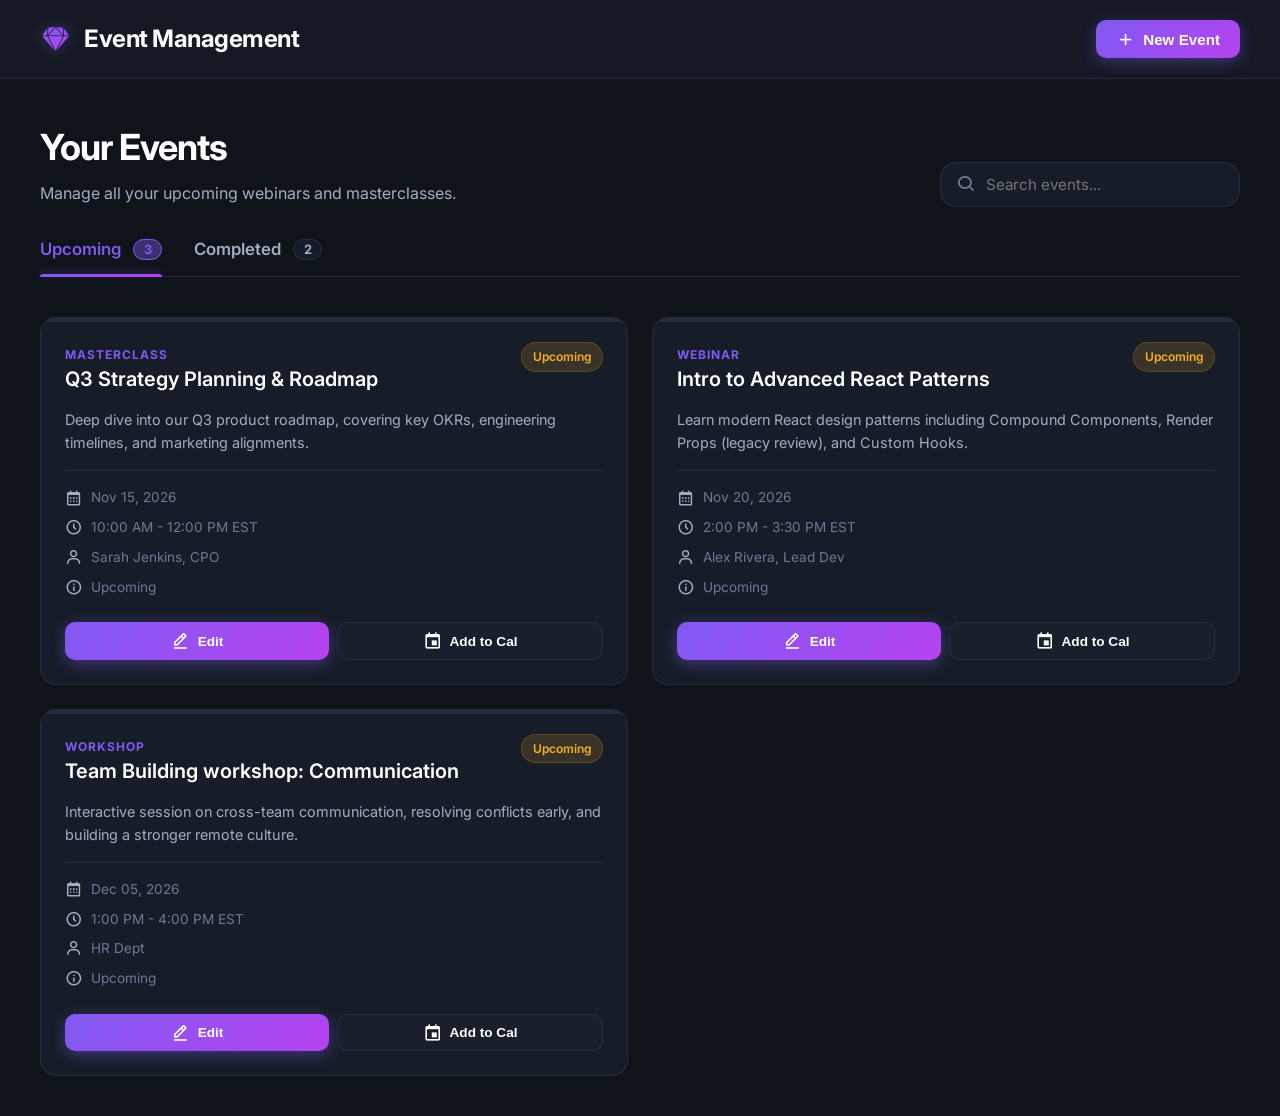
<file: index.html>
<!DOCTYPE html>
<html lang="en">

<head>
    <meta charset="UTF-8">
    <meta name="viewport" content="width=device-width, initial-scale=1.0">
    <title>Event Management Dashboard</title>
    <!-- Modern Font: Inter -->
    <link rel="preconnect" href="https://fonts.googleapis.com">
    <link rel="preconnect" href="https://fonts.gstatic.com" crossorigin>
    <link href="https://fonts.googleapis.com/css2?family=Inter:wght@300;400;500;600;700&display=swap" rel="stylesheet">
    <!-- Boxicons for modern, light icons -->
    <link href='https://unpkg.com/boxicons@2.1.4/css/boxicons.min.css' rel='stylesheet'>
    <link rel="stylesheet" href="style.css">
</head>

<body>
    <div class="app-container">
        <!-- Sidebar / Topbar depending on responsive view -->
        <header class="app-header">
            <a class="logo-link" href="index.html" aria-label="Event Management Home">
                <div class="logo">
                    <i class='bx bxl-sketch glow-icon'></i>
                    <h1>Event Management</h1>
                </div>
            </a>
            <div class="header-actions">
                <button class="btn btn-primary" id="addEventBtn">
                    <i class='bx bx-plus'></i> New Event
                </button>
            </div>
        </header>

        <main class="main-content">
            <div class="dashboard-header">
                <div class="title-section">
                    <h2>Your Events</h2>
                    <p class="subtitle">Manage all your upcoming webinars and masterclasses.</p>
                </div>

                <div class="controls-section">
                    <div class="search-bar">
                        <i class='bx bx-search'></i>
                        <input type="text" id="searchInput" placeholder="Search events..." />
                    </div>
                </div>
            </div>

            <!-- Custom Tab Navigation -->
            <div class="tabs-container">
                <div class="tabs">
                    <button class="tab-btn active" data-tab="upcoming">
                        <span>Upcoming</span>
                        <span class="badge badge-upcoming" id="upcomingCount">0</span>
                    </button>
                    <button class="tab-btn" data-tab="completed">
                        <span>Completed</span>
                        <span class="badge badge-completed" id="completedCount">0</span>
                    </button>
                </div>
            </div>

            <!-- Events Grid -->
            <div class="events-grid" id="eventsContainer">
                <!-- Event cards will be injected here via JS -->
            </div>

            <!-- Empty State (Hidden by default) -->
            <div class="empty-state hidden" id="emptyState">
                <i class='bx bx-folder-open'></i>
                <h3>No events found</h3>
                <p>You don't have any events matching this criteria.</p>
            </div>
        </main>
    </div>

    <!-- New Event Modal -->
    <div class="modal-overlay hidden" id="newEventModal" role="dialog" aria-modal="true"
        aria-labelledby="newEventTitle">
        <div class="modal">
            <div class="modal-header">
                <h3 id="newEventTitle">Create New Event</h3>
                <button class="icon-btn" id="closeModalBtn" aria-label="Close">
                    <i class='bx bx-x'></i>
                </button>
            </div>

            <form class="modal-body" id="newEventForm">
                <div class="form-grid">
                    <div class="form-field">
                        <label for="evtTitle">Title</label>
                        <input id="evtTitle" name="title" type="text" placeholder="Event title" required />
                    </div>

                    <div class="form-field">
                        <label for="evtType">Type</label>
                        <input id="evtType" name="type" type="text" placeholder="Webinar / Workshop / Masterclass"
                            required />
                    </div>

                    <div class="form-field form-field-full">
                        <label for="evtDescription">Description</label>
                        <textarea id="evtDescription" name="description" rows="3" placeholder="Describe the event"
                            required></textarea>
                    </div>

                    <div class="form-field">
                        <label for="evtDate">Date</label>
                        <input id="evtDate" name="date" type="date" required />
                    </div>

                    <div class="form-field">
                        <label for="evtTime">Time</label>
                        <input id="evtTime" name="time" type="time" required />
                    </div>

                    <div class="form-field">
                        <label for="evtSpeaker">Speaker</label>
                        <input id="evtSpeaker" name="speaker" type="text" placeholder="Speaker name" required />
                    </div>

                    <div class="form-field">
                        <label for="evtStatus">Status</label>
                        <select id="evtStatus" name="status" required>
                            <option value="upcoming" selected>Upcoming</option>
                            <option value="completed">Completed</option>
                        </select>
                    </div>

                    <div class="form-field">
                        <label for="evtAutomationFolder">Automation Folder (IND & UAE)</label>
                        <input id="evtAutomationFolder" name="automationFolder" type="text"
                            placeholder="Folder path or link" />
                    </div>

                    <div class="form-field">
                        <label for="evtEmailTemplates">Email Templates (IND & UAE)</label>
                        <input id="evtEmailTemplates" name="emailTemplates" type="text"
                            placeholder="Folder path or link" />
                    </div>

                    <div class="form-field">
                        <label for="evtWhatsappTemplate">WhatsApp Template in GHL (UAE)</label>
                        <input id="evtWhatsappTemplate" name="whatsappTemplate" type="text"
                            placeholder="Template path or link" />
                    </div>

                    <div class="form-field">
                        <label for="evtSlackChannel">Slack Channel Link (IND & UAE)</label>
                        <input id="evtSlackChannel" name="slackChannel" type="url" placeholder="https://" />
                    </div>

                    <div class="form-field form-field-full">
                        <label for="evtGoogleSheet">Google Sheet Link (IND & UAE)</label>
                        <input id="evtGoogleSheet" name="googleSheet" type="url" placeholder="https://" />
                    </div>
                </div>

                <div class="form-error hidden" id="newEventError" role="alert"></div>

                <div class="modal-footer">
                    <button type="button" class="btn btn-secondary" id="cancelModalBtn">Cancel</button>
                    <button type="submit" class="btn btn-primary">
                        <i class='bx bx-plus'></i> Add Event
                    </button>
                </div>
            </form>
        </div>
    </div>

    <script src="main.js"></script>
</body>

</html>
</file>
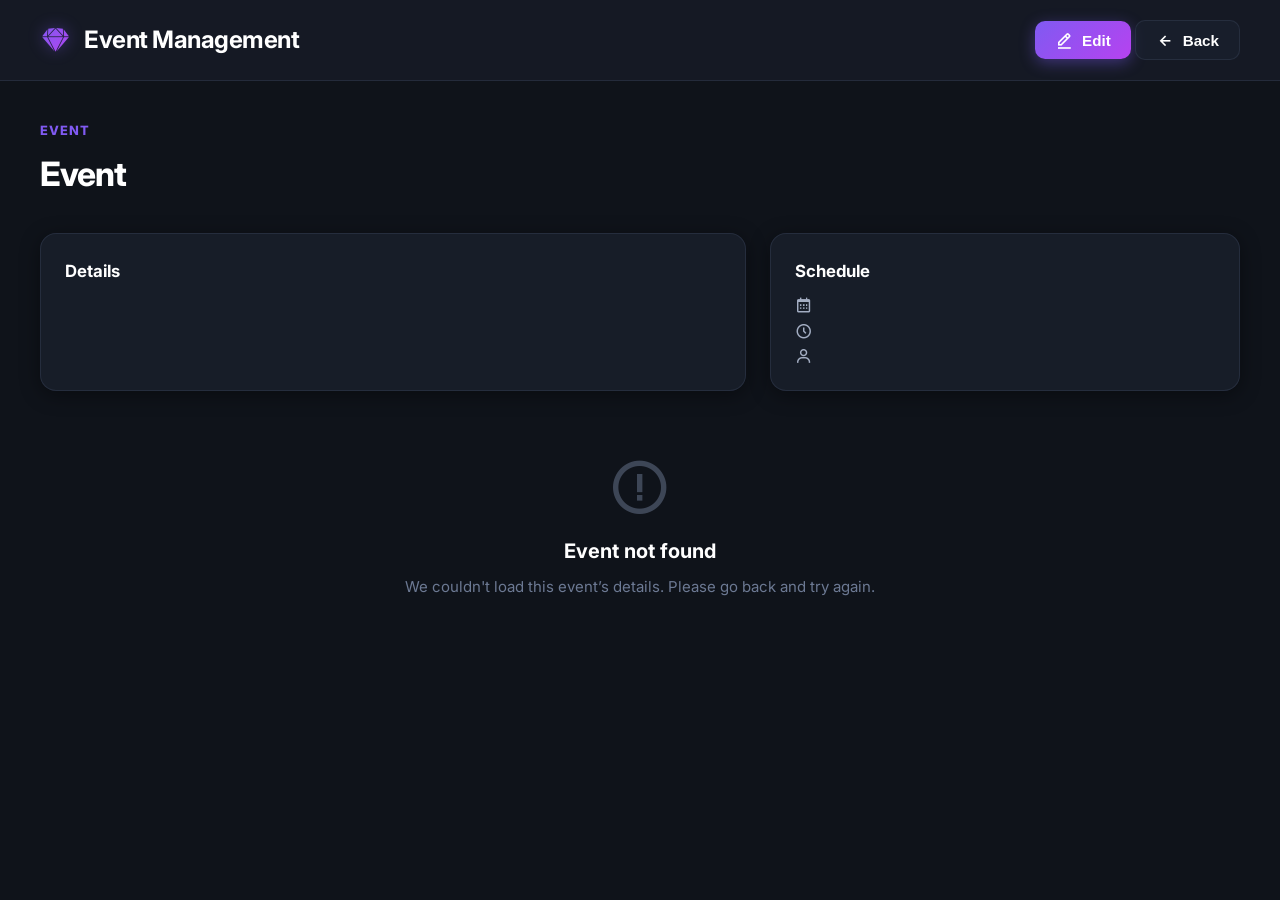
<file: event.html>
<!DOCTYPE html>
<html lang="en">
<head>
    <meta charset="UTF-8">
    <meta name="viewport" content="width=device-width, initial-scale=1.0">
    <title>Event Details • Event Management</title>
    <link rel="preconnect" href="https://fonts.googleapis.com">
    <link rel="preconnect" href="https://fonts.gstatic.com" crossorigin>
    <link href="https://fonts.googleapis.com/css2?family=Inter:wght@300;400;500;600;700&display=swap" rel="stylesheet">
    <link href='https://unpkg.com/boxicons@2.1.4/css/boxicons.min.css' rel='stylesheet'>
    <link rel="stylesheet" href="style.css">
</head>
<body>
    <div class="app-container">
        <header class="app-header">
            <a class="logo-link" href="index.html" aria-label="Event Management Home">
                <div class="logo">
                    <i class='bx bxl-sketch glow-icon'></i>
                    <h1>Event Management</h1>
                </div>
            </a>
            <div class="header-actions">
                <button class="btn btn-primary" id="editEventBtn">
                    <i class='bx bx-edit-alt'></i> Edit
                </button>
                <button class="btn btn-secondary" id="backBtn">
                    <i class='bx bx-left-arrow-alt'></i> Back
                </button>
            </div>
        </header>

        <main class="main-content">
            <div class="event-details-header">
                <div>
                    <p class="event-details-kicker" id="eventKicker">EVENT</p>
                    <h2 class="event-details-title" id="eventTitle">Event</h2>
                    <p class="event-details-subtitle" id="eventSubtitle"></p>
                </div>
                <span class="event-status" id="eventStatusPill"></span>
            </div>

            <section class="event-details-grid">
                <div class="event-details-card">
                    <h3>Details</h3>
                    <p class="event-details-desc" id="eventDescription"></p>
                </div>

                <div class="event-details-card">
                    <h3>Schedule</h3>
                    <div class="card-meta event-details-meta">
                        <div class="meta-item">
                            <i class='bx bx-calendar'></i>
                            <span id="eventDate"></span>
                        </div>
                        <div class="meta-item">
                            <i class='bx bx-time-five'></i>
                            <span id="eventTime"></span>
                        </div>
                        <div class="meta-item">
                            <i class='bx bx-user'></i>
                            <span id="eventSpeaker"></span>
                        </div>
                    </div>
                </div>
                
                <div class="event-details-card" id="resourcesCard" style="grid-column: 1 / -1; display: none;">
                    <h3>Resources & Links</h3>
                    <div class="card-meta event-details-meta" id="resourcesList" style="display: grid; grid-template-columns: repeat(auto-fit, minmax(250px, 1fr)); gap: 1rem; border-top: none; padding-top: 0;">
                    </div>
                </div>
            </section>

            <div class="empty-state hidden" id="detailsEmpty">
                <i class='bx bx-error-circle'></i>
                <h3>Event not found</h3>
                <p>We couldn't load this event’s details. Please go back and try again.</p>
            </div>
        </main>
    </div>

    <!-- Edit Event Modal -->
    <div class="modal-overlay hidden" id="editEventModal" role="dialog" aria-modal="true" aria-labelledby="editEventTitle">
        <div class="modal">
            <div class="modal-header">
                <h3 id="editEventTitle">Edit Event</h3>
                <button class="icon-btn" id="closeEditModalBtn" aria-label="Close">
                    <i class='bx bx-x'></i>
                </button>
            </div>

            <form class="modal-body" id="editEventForm">
                <div class="form-grid">
                    <div class="form-field">
                        <label for="editTitle">Title</label>
                        <input id="editTitle" name="title" type="text" placeholder="Event title" required />
                    </div>
                    <div class="form-field">
                        <label for="editType">Type</label>
                        <input id="editType" name="type" type="text" placeholder="Webinar / Workshop / Masterclass" required />
                    </div>
                    <div class="form-field form-field-full">
                        <label for="editDescription">Description</label>
                        <textarea id="editDescription" name="description" rows="3" placeholder="Describe the event" required></textarea>
                    </div>
                    <div class="form-field">
                        <label for="editDate">Date</label>
                        <input id="editDate" name="date" type="date" required />
                    </div>
                    <div class="form-field">
                        <label for="editTime">Time</label>
                        <input id="editTime" name="time" type="time" required />
                    </div>
                    <div class="form-field">
                        <label for="editSpeaker">Speaker</label>
                        <input id="editSpeaker" name="speaker" type="text" placeholder="Speaker name" required />
                    </div>
                    <div class="form-field">
                        <label for="editStatus">Status</label>
                        <select id="editStatus" name="status" required>
                            <option value="upcoming">Upcoming</option>
                            <option value="completed">Completed</option>
                        </select>
                    </div>
                    <div class="form-field">
                        <label for="editAutomationFolder">Automation Folder (IND & UAE)</label>
                        <input id="editAutomationFolder" name="automationFolder" type="text" placeholder="Folder path or link" />
                    </div>
                    <div class="form-field">
                        <label for="editEmailTemplates">Email Templates (IND & UAE)</label>
                        <input id="editEmailTemplates" name="emailTemplates" type="text" placeholder="Folder path or link" />
                    </div>
                    <div class="form-field">
                        <label for="editWhatsappTemplate">WhatsApp Template in GHL (UAE)</label>
                        <input id="editWhatsappTemplate" name="whatsappTemplate" type="text" placeholder="Template path or link" />
                    </div>
                    <div class="form-field">
                        <label for="editSlackChannel">Slack Channel Link (IND & UAE)</label>
                        <input id="editSlackChannel" name="slackChannel" type="url" placeholder="https://" />
                    </div>
                    <div class="form-field form-field-full">
                        <label for="editGoogleSheet">Google Sheet Link (IND & UAE)</label>
                        <input id="editGoogleSheet" name="googleSheet" type="url" placeholder="https://" />
                    </div>
                </div>

                <div class="form-error hidden" id="editEventError" role="alert"></div>

                <div class="modal-footer">
                    <button type="button" class="btn btn-secondary" id="cancelEditModalBtn">Cancel</button>
                    <button type="submit" class="btn btn-primary">
                        <i class='bx bx-save'></i> Save Changes
                    </button>
                </div>
            </form>
        </div>
    </div>

    <script src="event.js"></script>
</body>
</html>
</file>
<file: style.css>
:root {
    /* Color Palette */
    --bg-main: hsl(220, 26%, 8%);
    --bg-card: hsla(220, 26%, 15%, 0.7);
    --bg-header: hsla(220, 26%, 12%, 0.85);
    --bg-hover: hsla(220, 26%, 22%, 0.9);

    --text-primary: hsl(0, 0%, 100%);
    --text-secondary: hsl(220, 20%, 70%);
    --text-muted: hsl(220, 15%, 50%);

    --primary-color: hsl(255, 85%, 65%);
    --primary-gradient: linear-gradient(135deg, hsl(255, 85%, 65%), hsl(280, 85%, 60%));
    --primary-hover: hsl(255, 85%, 72%);
    --primary-glow: hsla(255, 85%, 65%, 0.4);

    --success-color: hsl(150, 80%, 40%);
    --success-bg: hsla(150, 80%, 40%, 0.15);

    --warning-color: hsl(40, 90%, 55%);
    --warning-bg: hsla(40, 90%, 55%, 0.15);

    --border-color: hsla(220, 20%, 30%, 0.4);

    /* Layout & Utilities */
    --border-radius-lg: 16px;
    --border-radius-md: 10px;
    --border-radius-sm: 6px;

    --shadow-soft: 0 4px 20px rgba(0, 0, 0, 0.4);
    --shadow-glow: 0 0 15px var(--primary-glow);

    --transition-snappy: 0.2s cubic-bezier(0.4, 0, 0.2, 1);
    --transition-smooth: 0.4s cubic-bezier(0.4, 0, 0.2, 1);
}

* {
    box-sizing: border-box;
    margin: 0;
    padding: 0;
}

body {
    font-family: 'Inter', sans-serif;
    background-color: var(--bg-main);
    color: var(--text-primary);
    line-height: 1.6;
    min-height: 100vh;
    font-size: 15px;
    overflow-x: hidden;
}

/* Base styles / Layout */
.app-container {
    display: flex;
    flex-direction: column;
    min-height: 100vh;
}

/* Glassmorphism Header */
.app-header {
    display: flex;
    justify-content: space-between;
    align-items: center;
    padding: 1.25rem 2.5rem;
    background: var(--bg-header);
    backdrop-filter: blur(12px);
    -webkit-backdrop-filter: blur(12px);
    border-bottom: 1px solid var(--border-color);
    position: sticky;
    top: 0;
    z-index: 100;
}

.logo {
    display: flex;
    align-items: center;
    gap: 0.75rem;
}

.logo-link {
    display: inline-flex;
    text-decoration: none;
    color: inherit;
}

.logo-link:focus-visible {
    outline: 2px solid var(--primary-color);
    outline-offset: 6px;
    border-radius: var(--border-radius-md);
}

.glow-icon {
    font-size: 2rem;
    background: var(--primary-gradient);
    -webkit-background-clip: text;
    -webkit-text-fill-color: transparent;
    filter: drop-shadow(0 0 8px var(--primary-glow));
}

.logo h1 {
    font-size: 1.5rem;
    font-weight: 700;
    letter-spacing: -0.5px;
}

/* Buttons */
.btn {
    display: inline-flex;
    align-items: center;
    justify-content: center;
    gap: 0.5rem;
    padding: 0.6rem 1.25rem;
    border-radius: var(--border-radius-md);
    font-weight: 600;
    font-size: 0.95rem;
    cursor: pointer;
    transition: all var(--transition-snappy);
    border: none;
    outline: none;
}

.btn i {
    font-size: 1.2rem;
}

.btn-primary {
    background: var(--primary-gradient);
    color: white;
    box-shadow: 0 4px 15px var(--primary-glow);
}

.btn-primary:hover {
    transform: translateY(-2px);
    box-shadow: 0 6px 20px var(--primary-glow);
    filter: brightness(1.1);
}

.btn-primary:active {
    transform: translateY(0);
}

.btn-secondary {
    background: var(--bg-card);
    color: var(--text-primary);
    border: 1px solid var(--border-color);
}

.btn-secondary:hover {
    background: var(--bg-hover);
    border-color: var(--text-secondary);
}

/* Modal */
.modal-overlay {
    position: fixed;
    inset: 0;
    background: rgba(0, 0, 0, 0.55);
    display: flex;
    align-items: center;
    justify-content: center;
    padding: 1.25rem;
    z-index: 200;
}

.modal {
    width: min(600px, 100%);
    max-height: 85vh;
    display: flex;
    flex-direction: column;
    background: var(--bg-header);
    border: 1px solid var(--border-color);
    border-radius: var(--border-radius-lg);
    box-shadow: 0 20px 60px rgba(0, 0, 0, 0.6);
    backdrop-filter: blur(14px);
    -webkit-backdrop-filter: blur(14px);
    overflow: hidden;
}

.modal-header {
    display: flex;
    align-items: center;
    justify-content: space-between;
    padding: 1.5rem 2rem;
    border-bottom: 1px solid var(--border-color);
}

.modal-header h3 {
    font-size: 1.15rem;
    letter-spacing: -0.2px;
}

.icon-btn {
    width: 40px;
    height: 40px;
    border-radius: 10px;
    border: 1px solid var(--border-color);
    background: var(--bg-card);
    color: var(--text-primary);
    cursor: pointer;
    transition: all var(--transition-snappy);
    display: inline-flex;
    align-items: center;
    justify-content: center;
}

.icon-btn:hover {
    background: var(--bg-hover);
    border-color: var(--text-secondary);
}

.icon-btn i {
    font-size: 1.5rem;
}

.modal-body {
    padding: 1.5rem 2rem;
    overflow-y: auto;
}

.form-grid {
    display: grid;
    grid-template-columns: repeat(2, minmax(0, 1fr));
    gap: 1.5rem 1rem;
}

.form-field {
    display: flex;
    flex-direction: column;
    gap: 0.4rem;
}

.form-field-full {
    grid-column: 1 / -1;
}

.form-field label {
    color: var(--text-secondary);
    font-size: 0.9rem;
    font-weight: 600;
}

.form-field input,
.form-field textarea,
.form-field select {
    width: 100%;
    padding: 0.75rem 0.9rem;
    background: var(--bg-card);
    border: 1px solid var(--border-color);
    border-radius: var(--border-radius-md);
    color: var(--text-primary);
    font-family: 'Inter', sans-serif;
    font-size: 0.95rem;
    transition: all var(--transition-snappy);
    outline: none;
}

.form-field textarea {
    resize: vertical;
    min-height: 92px;
}

.form-field input:focus,
.form-field textarea:focus,
.form-field select:focus {
    border-color: var(--primary-color);
    box-shadow: 0 0 0 3px var(--primary-glow);
}

.form-error {
    margin-top: 1rem;
    padding: 0.85rem 1rem;
    border-radius: var(--border-radius-md);
    border: 1px solid rgba(255, 76, 76, 0.35);
    background: rgba(255, 76, 76, 0.12);
    color: rgba(255, 210, 210, 0.95);
}

.modal-footer {
    display: flex;
    justify-content: flex-end;
    gap: 0.75rem;
    margin-top: 1rem;
}

/* Main Content Area */
.main-content {
    flex: 1;
    padding: 2.5rem;
    max-width: 1200px;
    margin: 0 auto;
    width: 100%;
}

.dashboard-header {
    display: flex;
    justify-content: space-between;
    align-items: flex-end;
    margin-bottom: 2rem;
    flex-wrap: wrap;
    gap: 1.5rem;
}

.title-section h2 {
    font-size: 2.25rem;
    font-weight: 700;
    letter-spacing: -1px;
    margin-bottom: 0.25rem;
}

.title-section .subtitle {
    color: var(--text-secondary);
    font-size: 1rem;
}

/* Search Bar */
.search-bar {
    position: relative;
    width: 300px;
}

.search-bar i {
    position: absolute;
    left: 1rem;
    top: 50%;
    transform: translateY(-50%);
    color: var(--text-muted);
    font-size: 1.25rem;
}

.search-bar input {
    width: 100%;
    padding: 0.75rem 1rem 0.75rem 2.8rem;
    background: var(--bg-card);
    border: 1px solid var(--border-color);
    border-radius: var(--border-radius-lg);
    color: var(--text-primary);
    font-family: 'Inter', sans-serif;
    font-size: 0.95rem;
    transition: all var(--transition-snappy);
}

.search-bar input:focus {
    outline: none;
    border-color: var(--primary-color);
    box-shadow: 0 0 0 3px var(--primary-glow);
}

/* Tabs */
.tabs-container {
    margin-bottom: 2.5rem;
    border-bottom: 1px solid var(--border-color);
}

.tabs {
    display: flex;
    gap: 2rem;
}

.tab-btn {
    background: transparent;
    border: none;
    color: var(--text-secondary);
    font-size: 1.05rem;
    font-weight: 600;
    font-family: 'Inter', sans-serif;
    padding: 0 0 1rem 0;
    cursor: pointer;
    position: relative;
    transition: color var(--transition-snappy);
    display: flex;
    align-items: center;
    gap: 0.75rem;
}

.tab-btn:hover {
    color: var(--text-primary);
}

.tab-btn.active {
    color: var(--primary-color);
}

.tab-btn::after {
    content: '';
    position: absolute;
    bottom: -1px;
    left: 0;
    width: 100%;
    height: 3px;
    background: var(--primary-gradient);
    border-radius: 3px 3px 0 0;
    transform: scaleX(0);
    transition: transform var(--transition-snappy);
    transform-origin: center;
}

.tab-btn.active::after {
    transform: scaleX(1);
    box-shadow: 0 -2px 10px var(--primary-glow);
}

.badge {
    background: var(--bg-card);
    color: var(--text-secondary);
    padding: 0.15rem 0.6rem;
    border-radius: 20px;
    font-size: 0.8rem;
    font-weight: 700;
    border: 1px solid var(--border-color);
    transition: all var(--transition-snappy);
}

.tab-btn.active .badge-upcoming {
    background: var(--primary-glow);
    color: var(--primary-color);
    border-color: var(--primary-color);
}

.tab-btn.active .badge-completed {
    background: var(--success-bg);
    color: var(--success-color);
    border-color: var(--success-color);
}

/* Event Cards Grid */
.events-grid {
    display: grid;
    grid-template-columns: repeat(auto-fill, minmax(340px, 1fr));
    gap: 1.5rem;
}

/* Event Card (Glassmorphism) */
.event-card {
    background: var(--bg-card);
    border: 1px solid var(--border-color);
    border-radius: var(--border-radius-lg);
    padding: 1.5rem;
    transition: all var(--transition-smooth);
    position: relative;
    overflow: hidden;
    backdrop-filter: blur(10px);
    -webkit-backdrop-filter: blur(10px);
    display: flex;
    flex-direction: column;
    gap: 1rem;
}

.event-card::before {
    content: '';
    position: absolute;
    top: 0;
    left: 0;
    width: 100%;
    height: 4px;
    background: var(--border-color);
    transition: background var(--transition-smooth);
}

.event-card:hover {
    transform: translateY(-5px);
    border-color: rgba(255, 255, 255, 0.15);
    box-shadow: var(--shadow-soft);
}

.event-card.upcoming:hover::before {
    background: var(--warning-color);
}

.event-card.completed:hover::before {
    background: var(--success-color);
}

/* Card Header */
.card-header {
    display: flex;
    justify-content: space-between;
    align-items: flex-start;
}

.event-type {
    text-transform: uppercase;
    font-size: 0.75rem;
    font-weight: 700;
    letter-spacing: 1px;
    color: var(--primary-color);
}

.event-status {
    font-size: 0.75rem;
    font-weight: 600;
    padding: 0.25rem 0.65rem;
    border-radius: 20px;
}

.status-upcoming {
    color: var(--warning-color);
    background: var(--warning-bg);
    border: 1px solid rgba(255, 170, 0, 0.2);
}

.status-completed {
    color: var(--success-color);
    background: var(--success-bg);
    border: 1px solid rgba(0, 200, 83, 0.2);
}

/* Card Body */
.card-title {
    font-size: 1.25rem;
    font-weight: 600;
    color: var(--text-primary);
    line-height: 1.3;
}

.card-desc {
    color: var(--text-secondary);
    font-size: 0.9rem;
    display: -webkit-box;
    -webkit-line-clamp: 2;
    -webkit-box-orient: vertical;
    overflow: hidden;
}

/* Card Meta (Time / Speakers etc.) */
.card-meta {
    display: flex;
    flex-direction: column;
    gap: 0.5rem;
    margin-top: auto;
    padding-top: 1rem;
    border-top: 1px solid var(--border-color);
}

.card-meta-grid {
    display: grid;
    grid-template-columns: 1fr 1fr;
    gap: 1rem;
    margin-top: auto;
    padding-top: 1rem;
    border-top: 1px solid var(--border-color);
}

.meta-column {
    display: flex;
    flex-direction: column;
    gap: 0.5rem;
}

.meta-item {
    display: flex;
    align-items: center;
    gap: 0.5rem;
    color: var(--text-muted);
    font-size: 0.85rem;
}

.meta-item i {
    font-size: 1.1rem;
    color: var(--text-secondary);
}

/* Card Actions */
.card-actions {
    display: flex;
    gap: 0.5rem;
    margin-top: 0.5rem;
}

.card-actions .btn {
    flex: 1;
    padding: 0.5rem;
    font-size: 0.85rem;
}

.empty-state {
    display: flex;
    flex-direction: column;
    align-items: center;
    justify-content: center;
    padding: 4rem 2rem;
    text-align: center;
    color: var(--text-muted);
}

.empty-state i {
    font-size: 4rem;
    margin-bottom: 1rem;
    opacity: 0.5;
}

.empty-state h3 {
    color: var(--text-primary);
    font-size: 1.25rem;
    margin-bottom: 0.5rem;
}

.hidden {
    display: none !important;
}

/* Event Details page */
.event-details-header {
    display: flex;
    justify-content: space-between;
    align-items: flex-end;
    gap: 1.5rem;
    flex-wrap: wrap;
    margin-bottom: 1.75rem;
}

.event-details-kicker {
    color: var(--primary-color);
    font-weight: 800;
    letter-spacing: 1px;
    font-size: 0.8rem;
    margin-bottom: 0.35rem;
}

.event-details-title {
    font-size: 2.1rem;
    font-weight: 750;
    letter-spacing: -1px;
    margin-bottom: 0.25rem;
}

.event-details-subtitle {
    color: var(--text-secondary);
}

.event-details-grid {
    display: grid;
    grid-template-columns: 1.2fr 0.8fr;
    gap: 1.5rem;
}

.event-details-card {
    background: var(--bg-card);
    border: 1px solid var(--border-color);
    border-radius: var(--border-radius-lg);
    padding: 1.5rem;
    box-shadow: var(--shadow-soft);
    backdrop-filter: blur(10px);
    -webkit-backdrop-filter: blur(10px);
}

.event-details-card h3 {
    font-size: 1.05rem;
    font-weight: 700;
    margin-bottom: 0.75rem;
}

.event-details-desc {
    color: var(--text-secondary);
}

.event-details-meta {
    border-top: none;
    padding-top: 0;
}

/* Animations */
@keyframes fadeIn {
    from {
        opacity: 0;
        transform: translateY(10px);
    }

    to {
        opacity: 1;
        transform: translateY(0);
    }
}

.event-card {
    animation: fadeIn 0.4s ease-out forwards;
}

/* Responsive */
@media (max-width: 768px) {
    .app-header {
        padding: 1rem 1.5rem;
        flex-direction: column;
        gap: 1rem;
    }

    .main-content {
        padding: 1.5rem;
    }

    .dashboard-header {
        flex-direction: column;
        align-items: flex-start;
    }

    .search-bar {
        width: 100%;
    }

    .events-grid {
        grid-template-columns: repeat(2, minmax(0, 1fr));
    }

    .form-grid {
        grid-template-columns: 1fr;
    }

    .event-details-grid {
        grid-template-columns: 1fr;
    }
}

@media (max-width: 560px) {
    .events-grid {
        grid-template-columns: 1fr;
    }
}

/* Large laptop (e.g. 1440px wide) */
@media (min-width: 1200px) and (max-width: 1536px) {
    .main-content {
        max-width: 1280px;
    }

    /* Keep the same 2-column layout instead of auto-jumping to 3 columns */
    .events-grid {
        grid-template-columns: repeat(2, minmax(0, 1fr));
    }
}
</file>
